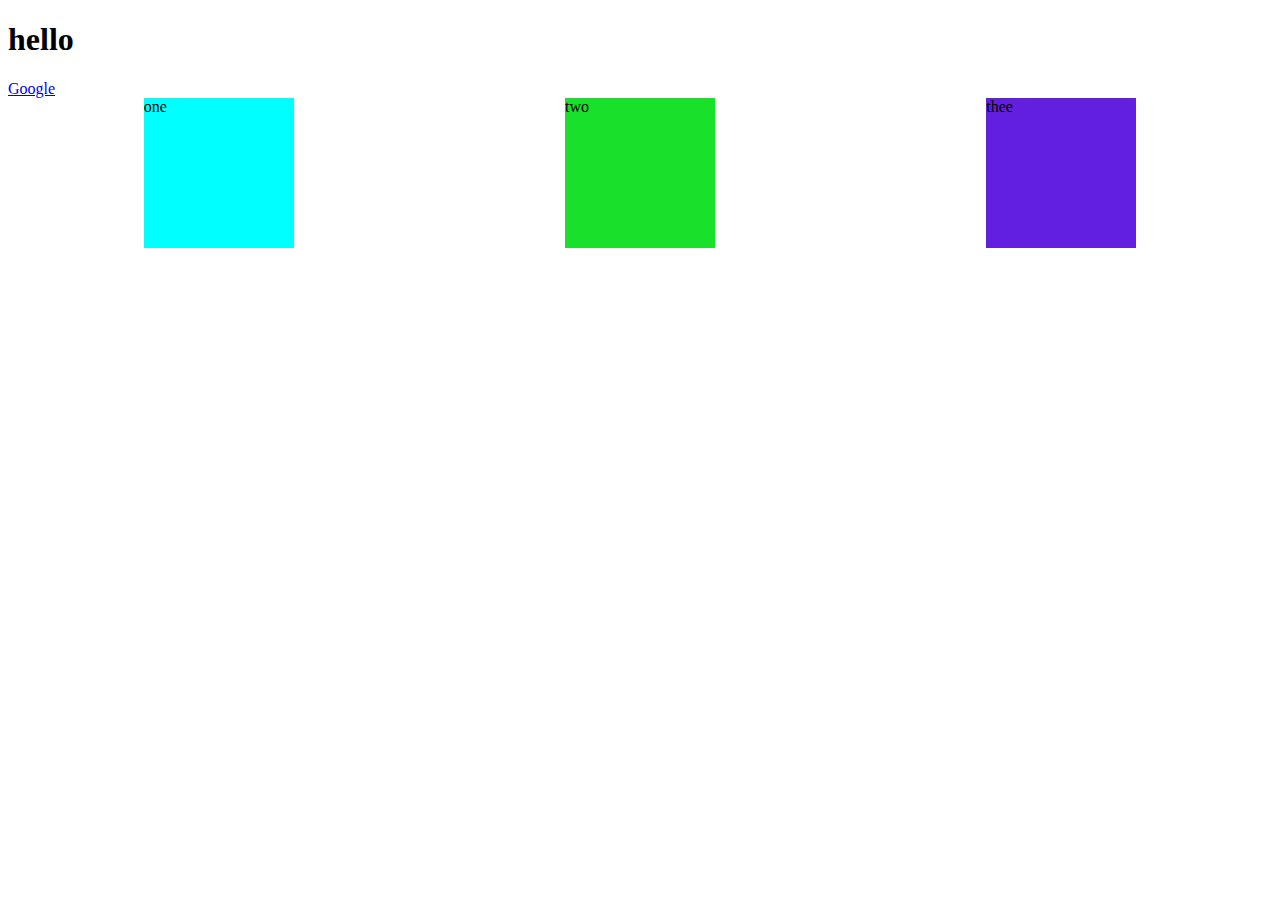
<file: Conceptual Sessions/index.html>
<!DOCTYPE html>
<html lang="en">
<head>
    <meta charset="UTF-8">
    <meta http-equiv="X-UA-Compatible" content="IE=edge">
    <meta name="viewport" content="width=device-width, initial-scale=1.0">
    <title>Conceptual Sessions</title>
    <link rel="shortcut icon" href="./imgs/Flag_Map_of_Bangladesh.png" type="image/x-icon">
    <link rel="stylesheet" href="style.css">
</head>
<body>
    <h1>hello</h1>
    <a  target="-blank" href="https://www.google.com/">Google</a>

    <div class="parant" >
        <div class="div1">one</div>
        <div class="div2"> two</div>
        <div class="div3">thee</div>

    </div>
</body>
</html>
</file>
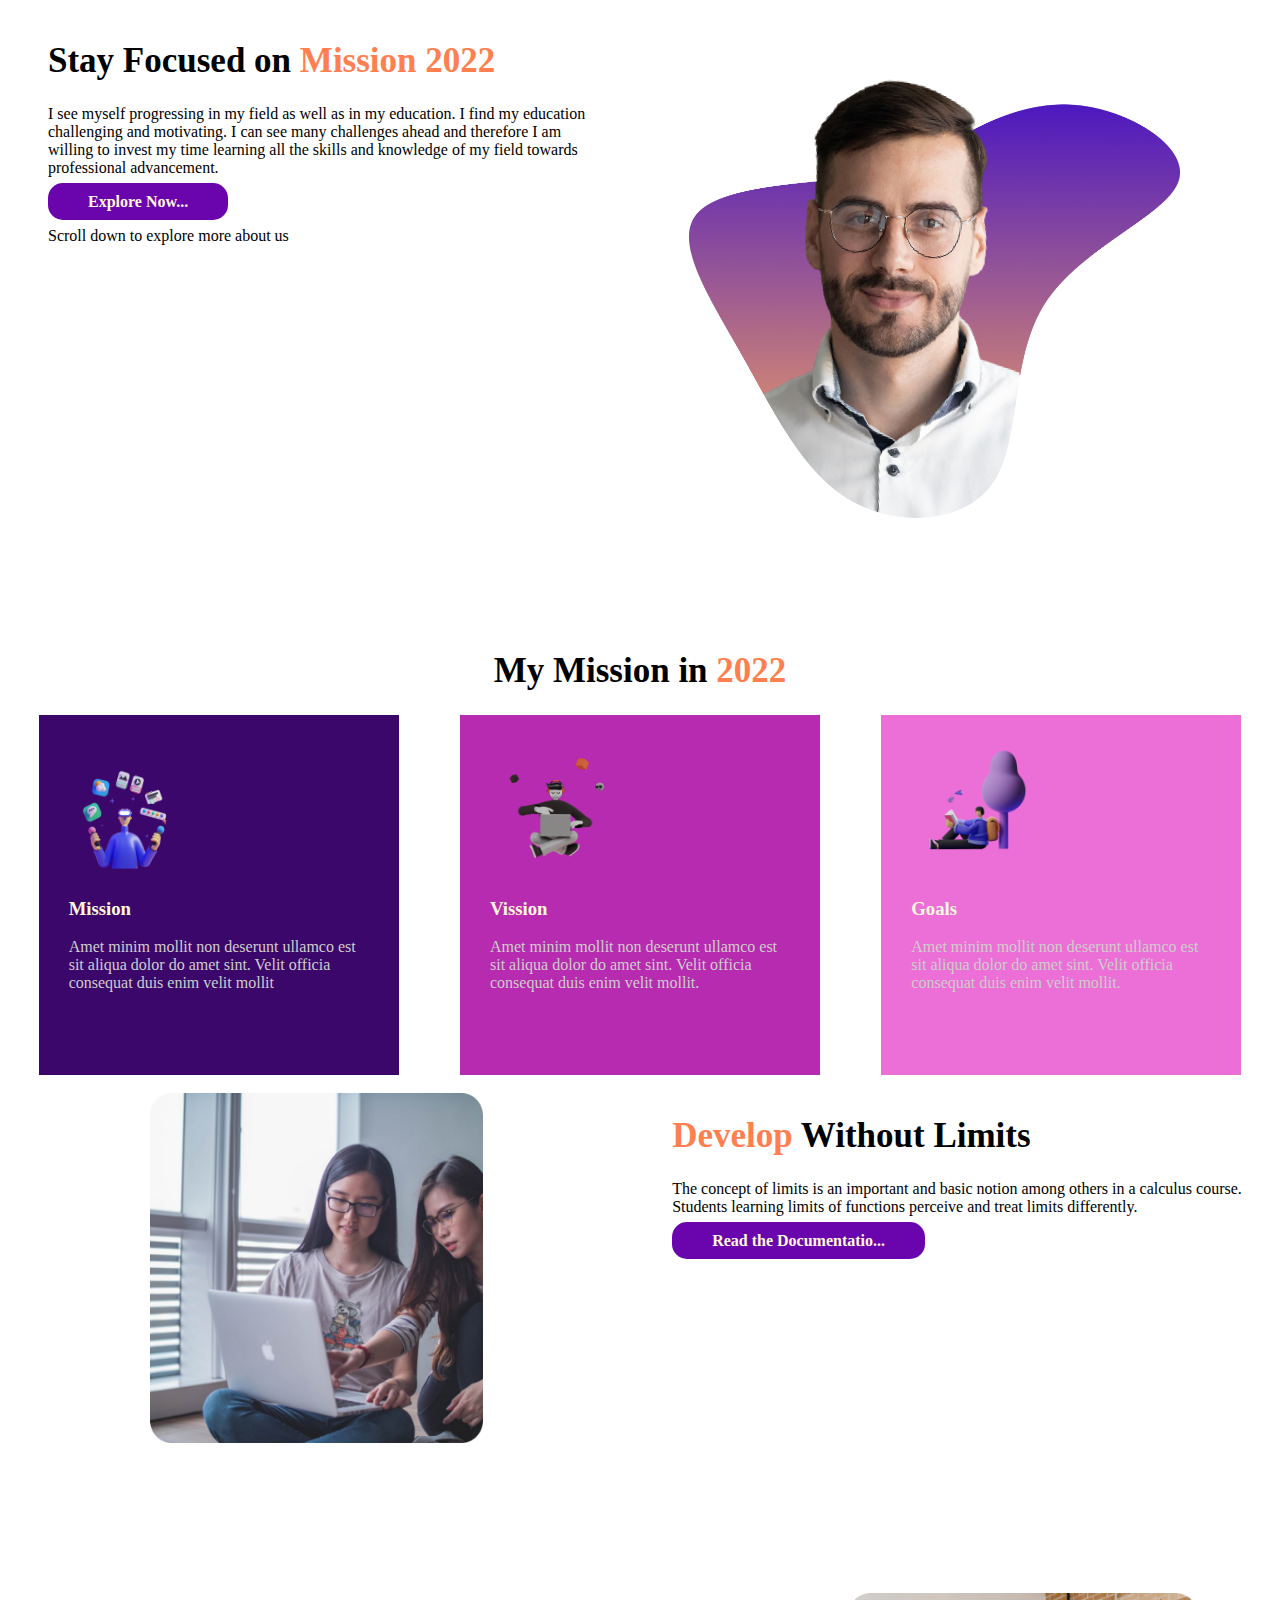
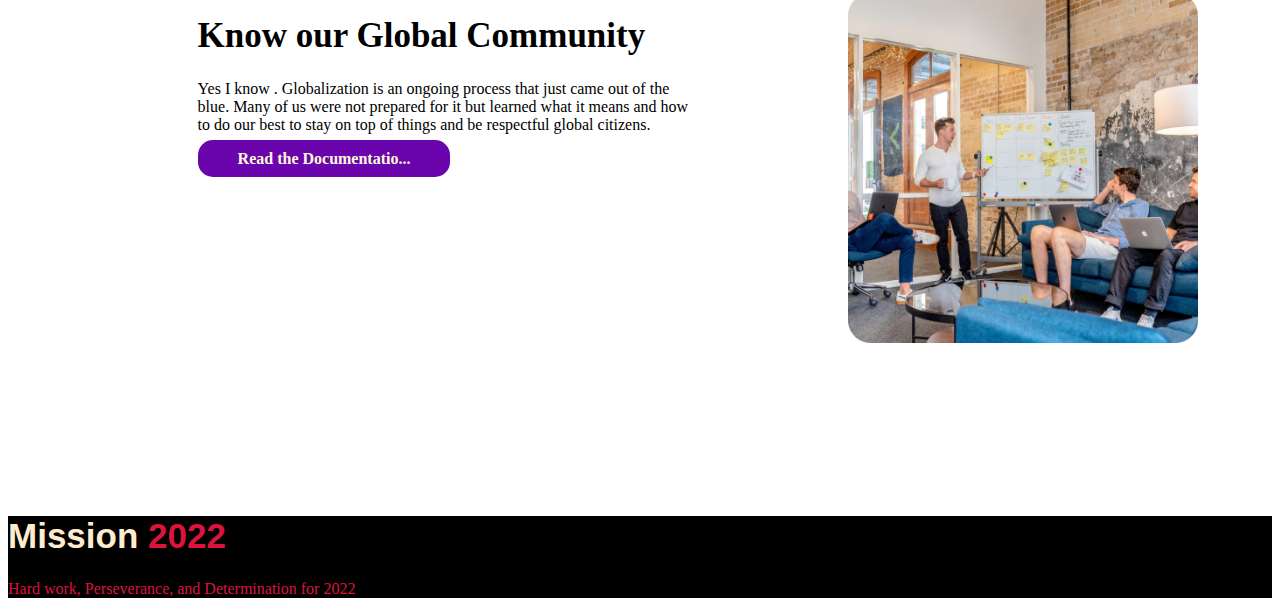
<file: Mission-2022-assinment-1/index.html>
<!DOCTYPE html>
<html lang="en">
<head>
    <meta charset="UTF-8">
    <meta http-equiv="X-UA-Compatible" content="IE=edge">
    <meta name="viewport" content="width=device-width, initial-scale=1.0">
    <title>Mission-2022-one</title>
    <link rel="stylesheet" href="style.css">
</head>
<body>
    <section class="part-one" >
    <div class="first-parts" >
        <h1>Stay Focused on <span class="spans-tag"> Mission 2022 </span></h1>
        <P>I see myself progressing in my field as well as in my education. I find my education challenging and motivating. I can see many challenges ahead and therefore I am willing to invest my time learning all  the skills and knowledge of my field towards professional advancement. </P>
         <div>
             <a class="link-button" target="-blank" href="https://www.google.com/"> Explore Now... </a>
         </div>
         <p>Scroll down to explore more about us</p>
    </div>
    <div class="first-parts">
        <img class="first-img" src="imgs/person/person-5.png" alt="imgs">
    </div>
</section>
    <section>
    <h1 class="second-head">My Mission in <span class="spans-tag"> 2022 </span></h1>

<div class="divee">

        <div class="div1">
            <img class="illustrator" src="imgs/illustrators/illustrator-1.png" alt="im\app">
            <h3>Mission</h3>
            <p class="my-mission">Amet minim mollit non deserunt 
                ullamco est sit aliqua dolor do amet 
                sint. Velit officia consequat duis enim 
                velit mollit</p>
        </div>

        <div class="div2">
            <img class="illustrator" src="imgs/illustrators/illustrator-2.png" alt="imgs/vission">
            <h3>Vission</h3>
            <p class="my-mission">Amet minim mollit non deserunt 
                ullamco est sit aliqua dolor do amet 
                sint. Velit officia consequat duis enim 
                velit mollit.</p>
        </div>
        <div class="div3">
            <img class="illustrator" src="imgs/illustrators/illustrator-3.png" alt="im/goals">
            <h3>Goals</h3>
            <p class="my-mission">Amet minim mollit non deserunt 
                ullamco est sit aliqua dolor do amet 
                sint. Velit officia consequat duis enim 
                velit mollit.</p>
        </div>
    </div>
</section>
<br>
<section class="parts-two">
    
        <div class="third-parts" >
         <img class="developar" src="imgs/pictures/coding.png" alt="">
        </div>

        <div class="problam">
        <h1> <span class="spans-tag"> Develop </span> Without Limits</h1>
        <p>The concept of limits is an important and basic notion among others in a calculus
            course. Students learning limits of functions perceive and treat limits differently. </p>
            <div>
                <a class="link-button" target="-blank" href="https://www.google.com/">Read the Documentatio... </a>
            </div>

        </div>
</section>
    <section class="parts-third">
      <div class="third-parts">
            <h1> Know our Global Community</h1>
        <p> Yes  I know . Globalization is an ongoing process that just came out of the blue. Many of us were not prepared for it but learned what it means and how to do our best to stay on top of things and be respectful global citizens. </p>
            <div>
                <a class="link-button" target="-blank" href="https://www.google.com/">Read the Documentatio... </a>
            </div>

            </div>
            
     <div class="third-parts" >
         <img class="developar" src="imgs/pictures/project.png" alt="">
   </div>
    </section>
    <section class="last-footers">
        <h1 class="last-head">Mission <span class="last-footar">2022</span></h1>
        <p class="last-footar" >Hard work, Perseverance, and Determination for 2022</p>

    </section>
</body>
</html>
</file>
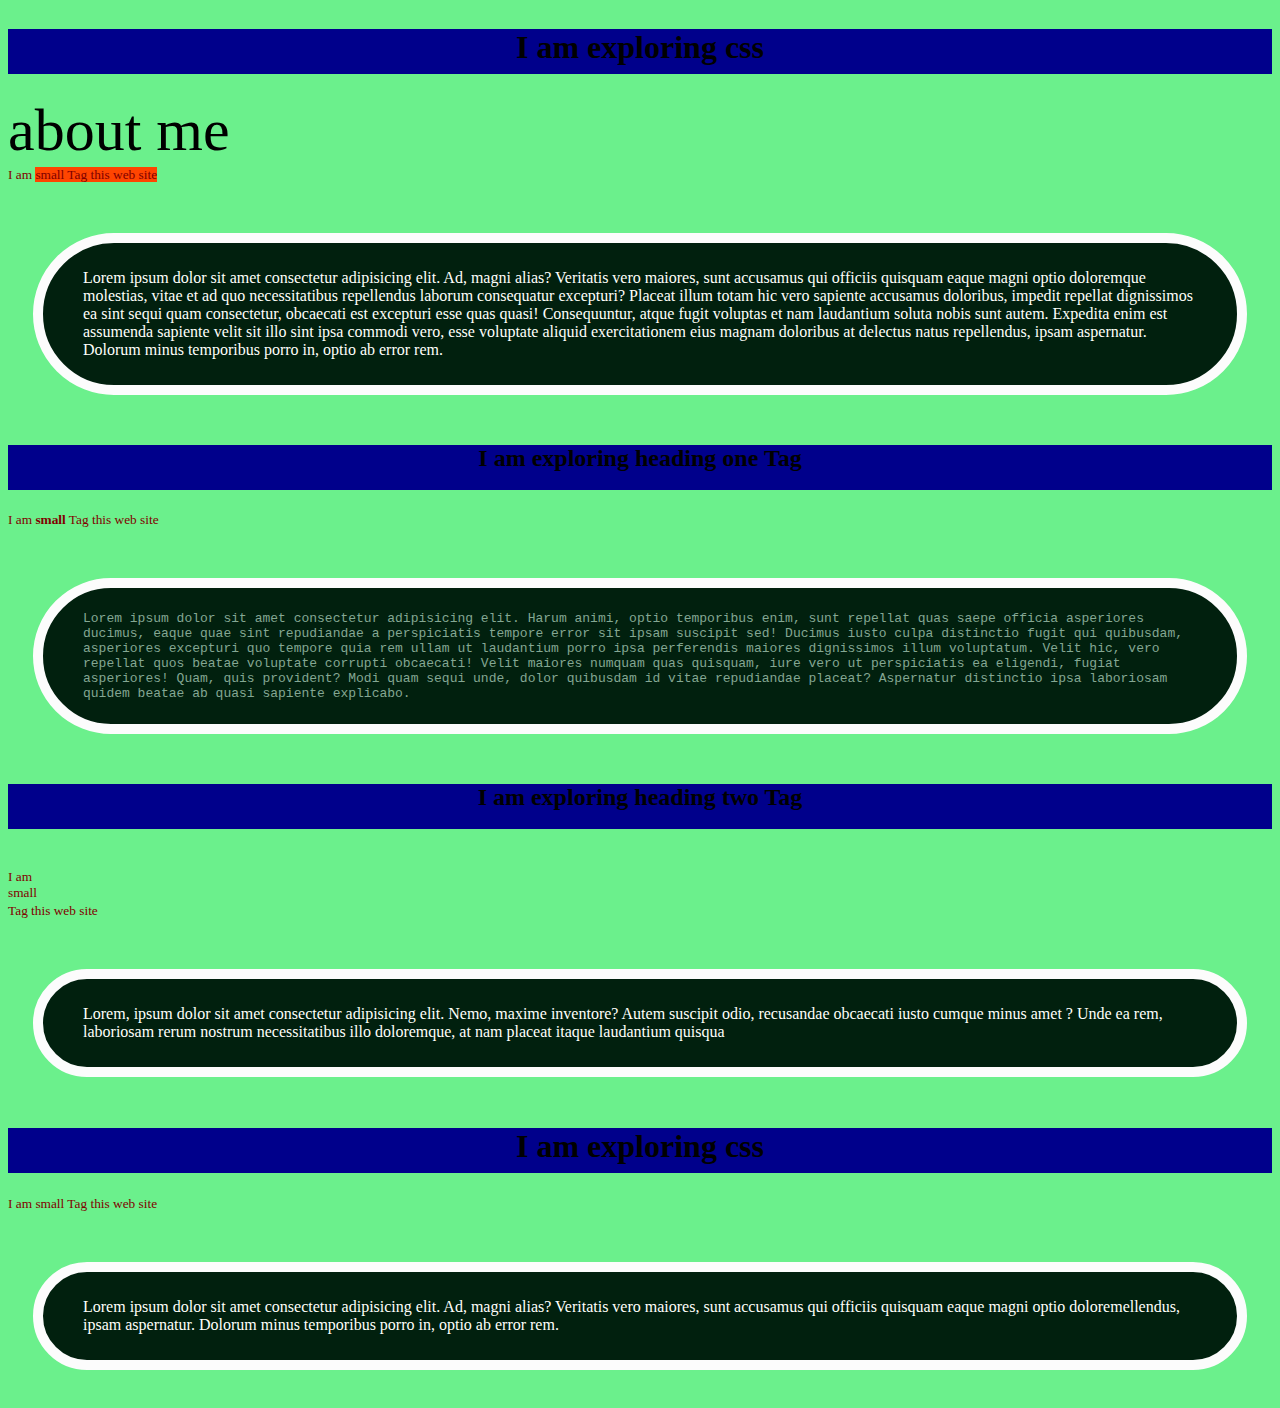
<file: Modeul 2 Exploring css web site/index.html>
<!DOCTYPE html>
<html lang="en">
<head>
    <meta charset="UTF-8">
    <meta http-equiv="X-UA-Compatible" content="IE=edge">
    <meta name="viewport" content="width=device-width, initial-scale=1.0">
    <title> Explore css </title>
    <style>
        body{
            background-color: rgb(107, 240, 140);
            align-content: center;
        }
     h1,h2{
         background-color: darkblue;
         text-align: center;
         height: 45px;

     }

        small{
            color: rgb(255, 183, 2);
        }
        p{
            color: rgb(255, 255, 251);
        }
        .normal{
            color: maroon;
           
        }
        #habi{
            background-color: orangered;
            
        }
        .jabi{
            background-color: springgreen;
        }
     
        .pintu{
            font-family:monospace ;
            color: rgb(132, 167, 147);
        }
        .nantu{
            border: 10px solid rgb(252, 252, 252);
            background-color: rgb(1, 32, 14);
            border-radius: 100px;
          margin: 50px 25px 30px;
          padding: 10px 40px 10px;
          display: inline-block;
         

        }

        li{
            font-size: 60px;
        }

    </style>


</head>
<body>
    
      <h1> I am exploring css</h1>

            <li>about me</li>

         <small class="normal">  I am <span id="habi"> small Tag this web site </span></small>

          <div class="nantu">

                <p>Lorem ipsum dolor sit amet consectetur adipisicing elit. Ad, magni alias? Veritatis vero maiores, sunt accusamus qui officiis quisquam eaque magni optio doloremque molestias, vitae et ad quo necessitatibus repellendus laborum consequatur excepturi? Placeat illum totam hic vero sapiente accusamus doloribus, impedit repellat dignissimos ea sint sequi quam consectetur, obcaecati est excepturi esse quas quasi! Consequuntur, atque fugit voluptas et nam laudantium soluta nobis sunt autem. Expedita enim est assumenda sapiente velit sit illo sint ipsa commodi vero, esse voluptate aliquid exercitationem eius magnam doloribus at delectus natus repellendus, ipsam aspernatur. Dolorum minus temporibus porro in, optio ab error rem. </p> 

            </div>

    <h2>  I am exploring heading  one  Tag</h2>

   
        <small class="normal ">  I am <b> small</b> Tag this web site</small>
      
        <div class="nantu">

                <p class="pintu">Lorem ipsum dolor sit amet consectetur adipisicing elit. Harum animi, optio temporibus enim, sunt repellat quas saepe officia asperiores ducimus, eaque quae sint repudiandae a perspiciatis tempore error sit ipsam suscipit sed! Ducimus iusto culpa distinctio fugit qui quibusdam, asperiores excepturi quo tempore quia rem ullam ut laudantium porro ipsa perferendis maiores dignissimos illum voluptatum. Velit hic, vero repellat quos beatae voluptate corrupti obcaecati! Velit maiores numquam quas quisquam, iure vero ut perspiciatis ea eligendi, fugiat asperiores! Quam, quis provident? Modi quam sequi unde, dolor quibusdam id vitae repudiandae placeat? Aspernatur distinctio ipsa laboriosam quidem beatae ab quasi sapiente explicabo.</p>

            </div>


    <h2>I am exploring  heading two Tag</h2>    <br>
  

        <small class="normal ">  I am <div> small </div> Tag this web site</small>
     
        <div class="nantu">
                <p>Lorem, ipsum dolor sit amet consectetur adipisicing elit. Nemo, maxime inventore? Autem suscipit odio, recusandae obcaecati iusto cumque minus amet ? Unde ea rem, laboriosam rerum nostrum necessitatibus illo doloremque, at nam placeat itaque laudantium quisqua</p>

            </div>

     <h1> I am exploring css</h1>
   

                <small class="normal">  I am small Tag this web site</small>
        
                <div class="nantu">
                <p>Lorem ipsum dolor sit amet consectetur adipisicing elit. Ad, magni alias? Veritatis vero maiores, sunt accusamus qui officiis quisquam eaque magni optio doloremellendus, ipsam aspernatur. Dolorum minus temporibus porro in, optio ab error rem. </p> 
            </div>
        
  
</body>
</html>
</file>
<file: Conceptual Sessions/style.css>
.div1{
    background-color: aqua;
    width: 150px;
    height: 150px;
}
.div2{
    background-color: rgb(25, 224, 42);
    width: 150px;
    height: 150px;
}
.div3{
    background-color: rgb(98, 31, 223);
    width: 150px;
    height: 150px;
}
.parant{
    display:flex;
    align-items: center;
    justify-content: space-around;
}
</file>
<file: Mission-2022-assinment-1/style.css>
body{
    font-family: 'Times New Roman', Times, serif;
}
h1 {
    font-size: 35px;
}
.spans-tag{
    color: coral;
}
.link-button{
    color: cornsilk;
    background-color: rgb(106, 5, 173);
     padding: 10px 40px;
     border-radius: 15px;
     text-decoration: none;
     font-weight: 700;

}
.first-img{
    width: 500px;
    height: 500px;
}
.part-one{
    display: flex;
    justify-content: space-around;
}
.first-parts{
   padding: 10px 40px;
   width: 600px;
   height: 600px;
    
}
  .second-head{
     text-align: center;
     font-size: 35px;
  } 

.div1{
    width: 300px;
    height: 300px;
    background-color: rgb(59, 7, 107);
    padding: 30px ;
  
}
.div2{
    width: 300px;
    height: 300px;
    background-color: rgb(182, 43, 175);
    padding: 30px ;
}
.div3{
    width: 300px;
    height: 300px;
    background-color: rgb(235, 111, 214);
    padding: 30px ;
}
.divee{
    display: flex;
    justify-content: space-around;
}
.illustrator{
    width: 130px;
    height: 130px
}
h3{
    font-weight:bold;
    color: cornsilk;
   
}
.my-mission{
    color: rgb(207, 205, 204);
}
.developar{
    width: 70%;
    height: 70%;
    margin-left: 30%;
}
.parts-two{
    display: flex;

}
.problam{
    width: 50%;
    height: 50%;
    padding-left: 15%;
}
.third-parts{
    width: 500px;
    height: 500px;
    padding: 0%;
    align-items: center;
   
}
.parts-third{
    display: flex;
    padding-left: 15%;
}
.last-footar{
    color: crimson;
}
.last-head{
    font-family:Verdana, Geneva, Tahoma, sans-serif ;
    color: blanchedalmond;
}
.last-footers{
    background-color: black;
}
</file>
